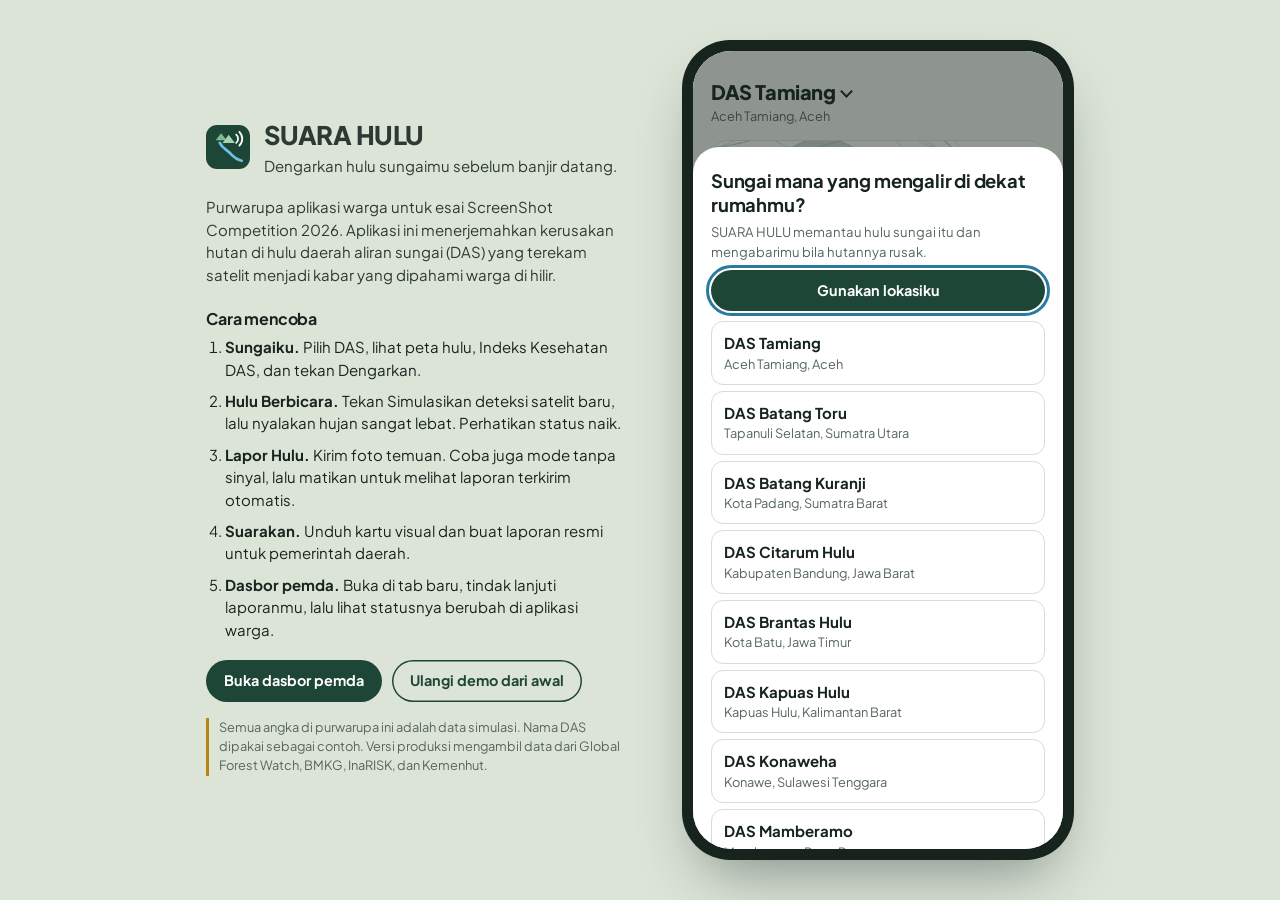
<file: index.html>
<!doctype html>
<html lang="id">
<head>
  <meta charset="utf-8" />
  <meta name="viewport" content="width=device-width, initial-scale=1, viewport-fit=cover" />
  <title>SUARA HULU</title>
  <meta name="description" content="Purwarupa SUARA HULU: aplikasi pemantau kesehatan daerah aliran sungai berbasis satelit dan partisipasi warga." />
  <meta name="theme-color" content="#1E4636" />
  <link rel="manifest" href="manifest.json" />
  <link rel="icon" href="assets/ikon.svg" type="image/svg+xml" />
  <link rel="preconnect" href="https://fonts.googleapis.com" />
  <link rel="preconnect" href="https://fonts.gstatic.com" crossorigin />
  <link href="https://fonts.googleapis.com/css2?family=Plus+Jakarta+Sans:wght@400;500;600;700;800&display=swap" rel="stylesheet" />
  <link rel="stylesheet" href="css/gaya.css" />
</head>
<body>
  <div class="panggung">
    <aside class="panduan" aria-label="Panduan demo">
      <div class="merek">
        <img src="assets/ikon.svg" alt="" width="44" height="44" />
        <div>
          <p class="merek-nama">SUARA HULU</p>
          <p class="merek-tagline">Dengarkan hulu sungaimu sebelum banjir datang.</p>
        </div>
      </div>
      <p>Purwarupa aplikasi warga untuk esai ScreenShot Competition 2026. Aplikasi ini menerjemahkan kerusakan hutan di hulu daerah aliran sungai (DAS) yang terekam satelit menjadi kabar yang dipahami warga di hilir.</p>
      <h2>Cara mencoba</h2>
      <ol class="langkah">
        <li><strong>Sungaiku.</strong> Pilih DAS, lihat peta hulu, Indeks Kesehatan DAS, dan tekan Dengarkan.</li>
        <li><strong>Hulu Berbicara.</strong> Tekan Simulasikan deteksi satelit baru, lalu nyalakan hujan sangat lebat. Perhatikan status naik.</li>
        <li><strong>Lapor Hulu.</strong> Kirim foto temuan. Coba juga mode tanpa sinyal, lalu matikan untuk melihat laporan terkirim otomatis.</li>
        <li><strong>Suarakan.</strong> Unduh kartu visual dan buat laporan resmi untuk pemerintah daerah.</li>
        <li><strong>Dasbor pemda.</strong> Buka di tab baru, tindak lanjuti laporanmu, lalu lihat statusnya berubah di aplikasi warga.</li>
      </ol>
      <div class="panduan-aksi">
        <a class="tombol utama" href="dasbor.html" target="_blank" rel="noopener">Buka dasbor pemda</a>
        <button class="tombol sekunder" id="reset-demo">Ulangi demo dari awal</button>
      </div>
      <p class="catatan-data">Semua angka di purwarupa ini adalah data simulasi. Nama DAS dipakai sebagai contoh. Versi produksi mengambil data dari Global Forest Watch, BMKG, InaRISK, dan Kemenhut.</p>
    </aside>

    <div class="ponsel">
      <div class="layar">
        <header class="bilah-atas">
          <button class="pilih-das" id="ganti-das" aria-label="Ganti DAS">
            <span class="nama" id="nama-das">DAS</span>
            <span class="lokasi" id="lokasi-das"></span>
          </button>
          <span class="sinyal" id="indikator-sinyal" hidden>Tanpa sinyal</span>
        </header>
        <main id="view" class="isi" tabindex="-1"></main>
        <nav class="tabs" aria-label="Menu utama">
          <button data-tab="sungaiku" aria-current="page">
            <svg viewBox="0 0 24 24" aria-hidden="true"><path d="M3 18c3-2 5 2 9 0s6-2 9 0M3 13c3-2 5 2 9 0s6-2 9 0M12 3l4 6H8z"/></svg>
            Sungaiku
          </button>
          <button data-tab="hulu">
            <svg viewBox="0 0 24 24" aria-hidden="true"><path d="M12 9a3 3 0 1 0 0 6 3 3 0 0 0 0-6zM6.3 6.3a8 8 0 0 0 0 11.4M17.7 6.3a8 8 0 0 1 0 11.4M3.5 3.5a12 12 0 0 0 0 17M20.5 3.5a12 12 0 0 1 0 17"/></svg>
            Hulu Berbicara
            <span class="badge" id="badge-notif" hidden>0</span>
          </button>
          <button data-tab="lapor">
            <svg viewBox="0 0 24 24" aria-hidden="true"><path d="M4 8h3l2-3h6l2 3h3v11H4zM12 11a3 3 0 1 0 0 6 3 3 0 0 0 0-6z"/></svg>
            Lapor
          </button>
          <button data-tab="suarakan">
            <svg viewBox="0 0 24 24" aria-hidden="true"><path d="M4 10v4h4l6 5V5L8 10zM17 9a4 4 0 0 1 0 6"/></svg>
            Suarakan
          </button>
        </nav>
        <div id="toast" class="toast-wadah" aria-live="polite"></div>
        <div id="sheet" class="sheet"></div>
      </div>
    </div>
  </div>

  <script src="js/data.js"></script>
  <script src="js/core.js"></script>
  <script src="js/peta.js"></script>
  <script src="js/app.js"></script>
</body>
</html>
</file>
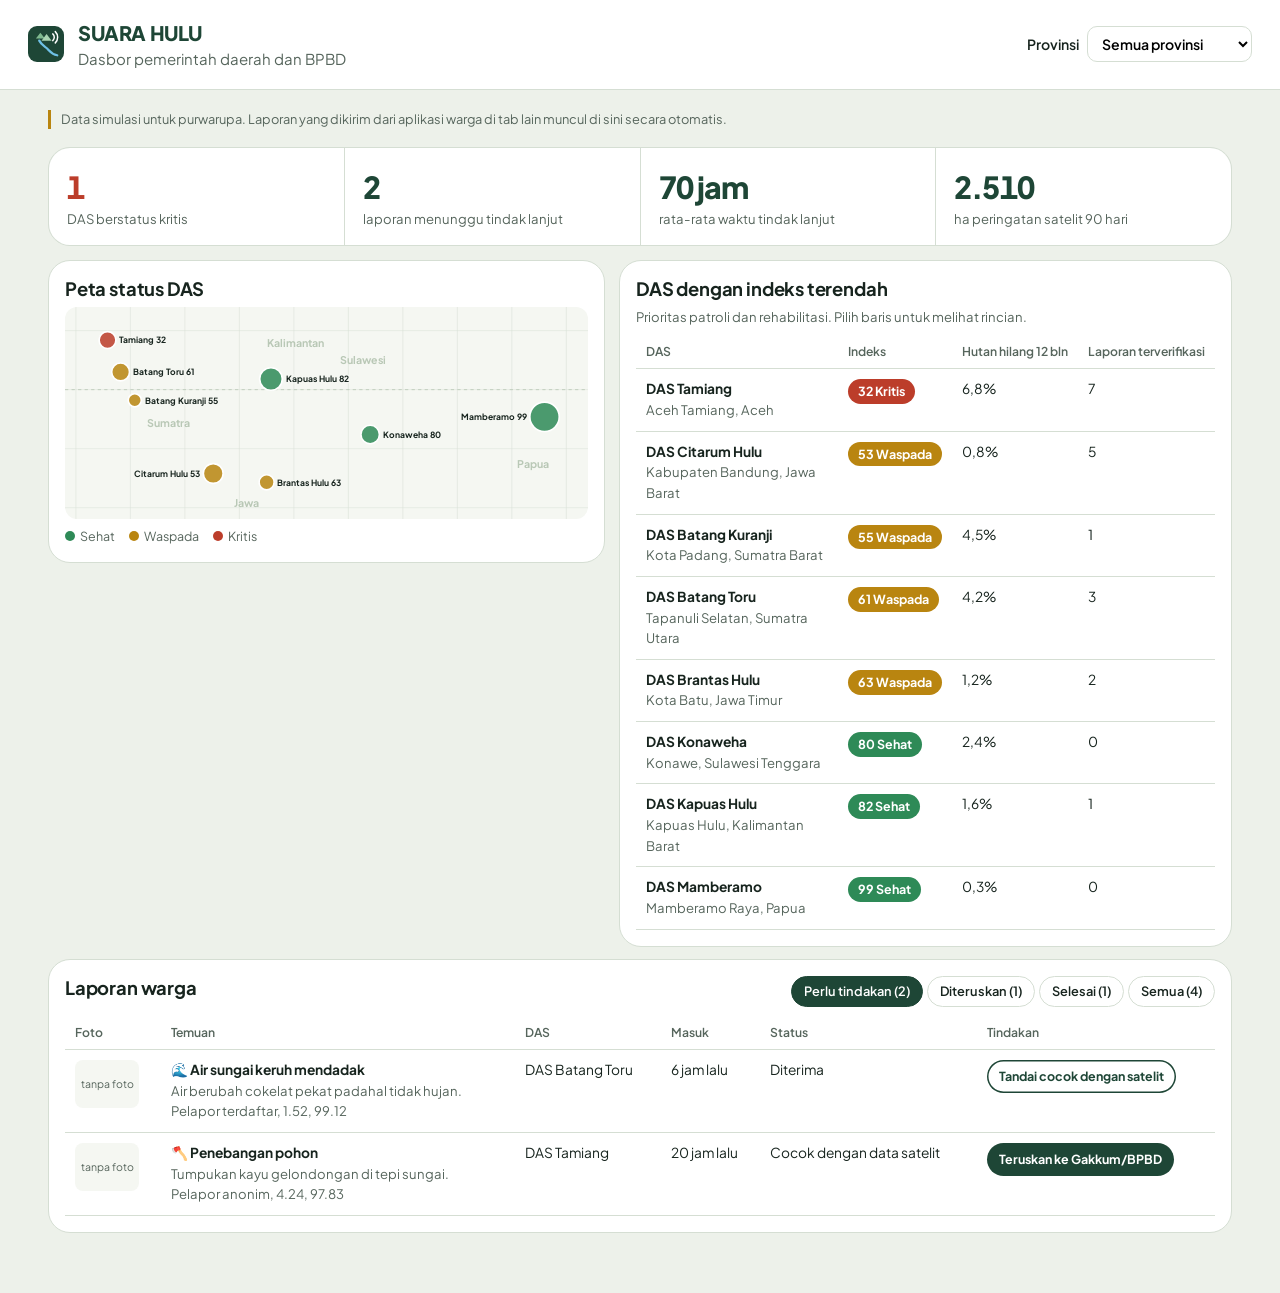
<file: dasbor.html>
<!doctype html>
<html lang="id">
<head>
  <meta charset="utf-8" />
  <meta name="viewport" content="width=device-width, initial-scale=1" />
  <title>Dasbor SUARA HULU</title>
  <meta name="description" content="Dasbor pemerintah daerah dan BPBD untuk memantau kesehatan DAS dan menindaklanjuti laporan warga." />
  <link rel="icon" href="assets/ikon.svg" type="image/svg+xml" />
  <link rel="preconnect" href="https://fonts.googleapis.com" />
  <link rel="preconnect" href="https://fonts.gstatic.com" crossorigin />
  <link href="https://fonts.googleapis.com/css2?family=Plus+Jakarta+Sans:wght@400;500;600;700;800&display=swap" rel="stylesheet" />
  <link rel="stylesheet" href="css/gaya.css" />
  <link rel="stylesheet" href="css/dasbor.css" />
</head>
<body class="dasbor">
  <header class="d-kepala">
    <div class="merek">
      <img src="assets/ikon.svg" alt="" width="36" height="36" />
      <div>
        <p class="merek-nama">SUARA HULU</p>
        <p class="merek-tagline">Dasbor pemerintah daerah dan BPBD</p>
      </div>
    </div>
    <label class="d-filter">Provinsi
      <select id="filter-provinsi"><option value="">Semua provinsi</option></select>
    </label>
  </header>

  <main class="d-isi">
    <p class="catatan-data">Data simulasi untuk purwarupa. Laporan yang dikirim dari aplikasi warga di tab lain muncul di sini secara otomatis.</p>

    <section class="d-ringkas" aria-label="Ringkasan" id="ringkas"></section>

    <div class="d-grid">
      <section class="kartu d-peta">
        <h2>Peta status DAS</h2>
        <div id="peta-nasional"></div>
      </section>
      <section class="kartu d-peringkat">
        <h2>DAS dengan indeks terendah</h2>
        <p class="kecil">Prioritas patroli dan rehabilitasi. Pilih baris untuk melihat rincian.</p>
        <div class="tabel-gulir"><table id="tabel-das"></table></div>
      </section>
    </div>

    <section class="kartu">
      <div class="d-judul-baris">
        <h2>Laporan warga</h2>
        <div class="d-tab-status" role="tablist" id="tab-status"></div>
      </div>
      <div class="tabel-gulir"><table id="tabel-laporan" class="tabel-laporan"></table></div>
    </section>
  </main>

  <div id="d-panel" class="d-panel" hidden></div>

  <script src="js/data.js"></script>
  <script src="js/core.js"></script>
  <script src="js/dasbor.js"></script>
</body>
</html>
</file>
<file: css/gaya.css>
/* SUARA HULU: gaya aplikasi warga */
:root {
  --hutan: #1E4636;
  --hutan-muda: #2F6A50;
  --lumut: #EDF1EA;
  --kertas: #FFFFFF;
  --tinta: #17241E;
  --abu: #56655C;
  --garis: #D5DED3;
  --sungai: #2A7AA0;
  --kontur: #B9C8B6;
  --peta-dasar: #F5F7F2;
  --hijau: #2E8A57;
  --kuning: #B98510;
  --merah: #BC3D2A;
  --huruf: 'Plus Jakarta Sans', system-ui, -apple-system, 'Segoe UI', Roboto, sans-serif;
  --r-besar: 22px;
  --r-kecil: 12px;
}

* { box-sizing: border-box; }
html, body { margin: 0; }
body {
  font-family: var(--huruf);
  color: var(--tinta);
  background: #DCE4D8;
  -webkit-font-smoothing: antialiased;
  font-size: 15px;
  line-height: 1.5;
}
button, input, textarea { font: inherit; color: inherit; }
:focus-visible { outline: 3px solid var(--sungai); outline-offset: 2px; }
h2 { font-size: 1.15rem; line-height: 1.3; margin: 0 0 .35rem; letter-spacing: -.01em; }
h3 { font-size: .95rem; margin: 0 0 .5rem; }
p { margin: 0 0 .5rem; }
.kecil { font-size: .82rem; color: var(--abu); }

/* ---------- panggung demo ---------- */
.panggung {
  min-height: 100vh;
  display: grid;
  grid-template-columns: minmax(280px, 420px) auto;
  gap: 56px;
  justify-content: center;
  align-items: center;
  padding: 32px 24px;
}
.panduan { max-width: 420px; }
.panduan p { color: #2C3A33; }
.panduan h2 { margin-top: 1.4rem; font-size: 1rem; }
.merek { display: flex; gap: 14px; align-items: center; margin-bottom: 1.2rem; }
.merek-nama { font-weight: 800; font-size: 1.6rem; letter-spacing: -.02em; margin: 0; color: var(--hutan); }
.merek-tagline { margin: 0; color: var(--abu); }
.langkah { padding-left: 1.2rem; margin: .4rem 0 1.2rem; }
.langkah li { margin-bottom: .55rem; }
.panduan-aksi { display: flex; gap: 10px; flex-wrap: wrap; margin-bottom: 1rem; }
.catatan-data { font-size: .8rem; color: var(--abu) !important; border-left: 3px solid var(--kuning); padding-left: 10px; }

/* ---------- bingkai ponsel ---------- */
.ponsel {
  width: 392px;
  height: min(820px, calc(100vh - 48px));
  min-height: 640px;
  border-radius: 48px;
  padding: 11px;
  background: var(--tinta);
  box-shadow: 0 30px 60px -20px rgba(23, 36, 30, .45);
}
.layar {
  position: relative;
  height: 100%;
  border-radius: 38px;
  overflow: hidden;
  background: var(--lumut);
  display: flex;
  flex-direction: column;
}

.bilah-atas {
  display: flex;
  align-items: center;
  justify-content: space-between;
  padding: 26px 18px 10px;
  background: var(--lumut);
}
.pilih-das {
  border: 0; background: none; padding: 0; text-align: left; cursor: pointer;
  display: flex; flex-direction: column;
}
.pilih-das .nama { font-weight: 800; font-size: 1.25rem; letter-spacing: -.02em; }
.pilih-das .nama::after { content: ''; display: inline-block; margin-left: 6px; width: 7px; height: 7px; border-right: 2px solid currentColor; border-bottom: 2px solid currentColor; transform: translateY(-4px) rotate(45deg); }
.pilih-das .lokasi { font-size: .8rem; color: var(--abu); }
.sinyal { font-size: .72rem; font-weight: 600; background: var(--tinta); color: #fff; padding: 4px 10px; border-radius: 99px; }

.isi { flex: 1; overflow-y: auto; padding: 4px 14px 18px; scroll-behavior: smooth; }
.isi:focus { outline: none; }

/* ---------- komponen ---------- */
.kartu {
  background: var(--kertas);
  border-radius: var(--r-besar);
  padding: 16px;
  margin-bottom: 12px;
  border: 1px solid var(--garis);
}
.peta-kartu { padding: 0; overflow: hidden; }
.peta { display: block; width: 100%; height: auto; }
.peta-label { font-size: 11px; font-weight: 700; fill: var(--tinta); paint-order: stroke; stroke: var(--peta-dasar); stroke-width: 3px; }
.peta-legenda { font-size: 9.5px; fill: var(--abu); }
.suara circle { transform-origin: center; animation: gema 2.6s ease-out infinite; opacity: 0; }
.suara circle:nth-child(2) { animation-delay: .85s; }
.suara circle:nth-child(3) { animation-delay: 1.7s; }
@keyframes gema { 0% { transform: scale(.6); opacity: .9; } 100% { transform: scale(4.2); opacity: 0; } }

.status { border-width: 2px; }
.status-hijau { border-color: var(--hijau); }
.status-kuning { border-color: var(--kuning); }
.status-merah { border-color: var(--merah); }
.status-baris { display: flex; gap: 14px; align-items: center; margin-bottom: 8px; }
.skor { display: flex; align-items: baseline; }
.skor .angka { font-size: 3.1rem; font-weight: 800; letter-spacing: -.04em; line-height: 1; font-variant-numeric: tabular-nums; }
.skor .dari { font-size: .9rem; color: var(--abu); margin-left: 2px; }
.status-label { font-weight: 700; font-size: 1.15rem; margin: 0; display: flex; align-items: center; gap: 7px; }
.titik { width: 12px; height: 12px; border-radius: 50%; display: inline-block; }
.status-hijau .titik, .status-hijau .angka { background: none; color: var(--hijau); }
.status-hijau .titik { background: var(--hijau); }
.status-kuning .angka { color: var(--kuning); }
.status-kuning .titik { background: var(--kuning); }
.status-merah .angka { color: var(--merah); }
.status-merah .titik { background: var(--merah); }
.status-sub { margin: 0; font-size: .8rem; color: var(--abu); }
.status-kalimat { font-size: .92rem; }
.status-naik { font-size: .82rem; background: #FBEDE9; color: #7E2718; padding: 8px 10px; border-radius: var(--r-kecil); }
.aksi-baris { display: flex; gap: 8px; flex-wrap: wrap; margin-top: 10px; }

.tren { width: 100%; height: auto; display: block; }
.tren-sumbu { font-size: 9.5px; fill: var(--abu); }
.tren-nilai { font-size: 12px; font-weight: 800; fill: var(--hutan); }

details summary { cursor: pointer; font-weight: 700; font-size: .95rem; }
.komponen { list-style: none; padding: 0; margin: 12px 0 4px; }
.komponen li { margin-bottom: 12px; }
.komp-atas, .komp-bawah { display: flex; justify-content: space-between; gap: 8px; }
.komp-atas { font-size: .85rem; font-weight: 600; }
.komp-nilai { color: var(--abu); font-weight: 500; text-align: right; }
.komp-bawah { font-size: .72rem; color: var(--abu); }
.bar { height: 6px; background: var(--lumut); border-radius: 99px; overflow: hidden; margin: 4px 0 3px; }
.bar span { display: block; height: 100%; background: var(--hutan-muda); border-radius: 99px; }

/* tombol */
.tombol {
  border: 0; cursor: pointer; border-radius: 99px; padding: 10px 18px; font-weight: 700; font-size: .9rem;
  text-decoration: none; display: inline-flex; justify-content: center; align-items: center; transition: transform .1s;
}
.tombol:active { transform: scale(.97); }
.tombol.utama { background: var(--hutan); color: #fff; }
.tombol.sekunder { background: transparent; color: var(--hutan); box-shadow: inset 0 0 0 1.5px var(--hutan); }
.tombol.teks { background: none; color: var(--sungai); padding-left: 6px; padding-right: 6px; }
.tombol.lebar { width: 100%; }

/* hulu berbicara */
.cuaca { display: flex; flex-direction: column; background: #E7F1F6; border-radius: var(--r-kecil); padding: 10px 12px; margin-top: 8px; }
.cuaca-angka { font-size: 1.6rem; font-weight: 800; color: var(--sungai); }
.simulasi { background: transparent; border-style: dashed; }
.notif { background: var(--kertas); border-radius: var(--r-kecil); padding: 12px 14px; margin-bottom: 8px; border-left: 5px solid var(--garis); }
.notif-hijau { border-left-color: var(--hijau); }
.notif-kuning { border-left-color: var(--kuning); }
.notif-merah { border-left-color: var(--merah); }
.notif-kepala { display: flex; justify-content: space-between; gap: 8px; font-size: .9rem; }
.notif-kepala time { font-size: .72rem; color: var(--abu); white-space: nowrap; }
.notif p { font-size: .85rem; margin: 4px 0 0; }
.kosong { font-size: .85rem; color: var(--abu); padding: 8px 2px; }
.penafian { font-size: .78rem; color: var(--abu); text-align: center; padding: 4px 8px; }

/* sakelar */
.sakelar { display: flex; align-items: center; gap: 10px; font-size: .88rem; font-weight: 600; cursor: pointer; margin: 10px 0 4px; }
.sakelar input { position: absolute; opacity: 0; width: 1px; height: 1px; }
.sakelar span { width: 40px; height: 24px; border-radius: 99px; background: var(--garis); position: relative; flex: none; transition: background .2s; }
.sakelar span::after { content: ''; position: absolute; top: 3px; left: 3px; width: 18px; height: 18px; border-radius: 50%; background: #fff; transition: transform .2s; box-shadow: 0 1px 2px rgba(0,0,0,.2); }
.sakelar input:checked + span { background: var(--hutan); }
.sakelar input:checked + span::after { transform: translateX(16px); }
.sakelar input:focus-visible + span { outline: 3px solid var(--sungai); outline-offset: 2px; }

/* lapor */
fieldset { border: 0; padding: 0; margin: 0 0 14px; }
legend { font-weight: 700; font-size: .88rem; margin-bottom: 6px; padding: 0; }
.ambil-foto {
  display: flex; align-items: center; justify-content: center; min-height: 120px; border-radius: var(--r-kecil);
  border: 2px dashed var(--kontur); background: var(--peta-dasar); cursor: pointer; overflow: hidden; position: relative;
  color: var(--hutan); font-weight: 600;
}
.ambil-foto input { position: absolute; inset: 0; opacity: 0; cursor: pointer; }
.ambil-foto img { width: 100%; max-height: 200px; object-fit: cover; display: block; }
.ambil-foto:focus-within { outline: 3px solid var(--sungai); outline-offset: 2px; }
.chip-grup { display: flex; flex-wrap: wrap; gap: 6px; }
.chip { border: 1.5px solid var(--garis); background: var(--kertas); border-radius: 99px; padding: 6px 12px; font-size: .82rem; cursor: pointer; display: inline-flex; gap: 6px; }
.chip.aktif { border-color: var(--hutan); background: var(--hutan); color: #fff; }
textarea { width: 100%; border: 1.5px solid var(--garis); border-radius: var(--r-kecil); padding: 8px 10px; resize: vertical; }
.lokasi-teks { font-variant-numeric: tabular-nums; font-size: .88rem; }
.galat { color: var(--merah); font-size: .85rem; font-weight: 600; min-height: 1px; }
.riwayat { list-style: none; padding: 0; margin: 0; }
.riwayat > li { padding: 10px 0; border-top: 1px solid var(--garis); }
.riwayat-kepala { display: flex; justify-content: space-between; font-size: .88rem; font-weight: 600; }
.riwayat-kepala time { font-weight: 400; font-size: .75rem; color: var(--abu); }
.tahap { list-style: none; padding: 0; margin: 8px 0 0; display: grid; grid-template-columns: repeat(4, 1fr); gap: 4px; }
.tahap li { font-size: .66rem; line-height: 1.25; color: var(--abu); border-top: 4px solid var(--garis); padding-top: 5px; }
.tahap li.selesai { color: var(--tinta); border-top-color: var(--hijau); font-weight: 600; }
.antre { font-size: .8rem; font-weight: 600; color: var(--kuning); margin: 6px 0 0; }

/* suarakan */
.kartu-visual { width: 100%; height: auto; aspect-ratio: 1; border-radius: var(--r-kecil); display: block; margin: 10px 0 4px; background: var(--hutan); }

/* navigasi bawah */
.tabs {
  display: grid; grid-template-columns: repeat(4, 1fr); background: var(--kertas); border-top: 1px solid var(--garis);
  padding: 6px 4px 16px;
}
.tabs button {
  border: 0; background: none; cursor: pointer; display: flex; flex-direction: column; align-items: center; gap: 2px;
  font-size: .68rem; font-weight: 600; color: var(--abu); padding: 6px 2px; position: relative; border-radius: 12px;
}
.tabs svg { width: 24px; height: 24px; fill: none; stroke: currentColor; stroke-width: 1.8; stroke-linecap: round; stroke-linejoin: round; }
.tabs button[aria-current="page"] { color: var(--hutan); }
.tabs button[aria-current="page"] svg { stroke-width: 2.3; }
.badge[hidden] { display: none; }
.badge { position: absolute; top: 2px; right: 22%; background: var(--merah); color: #fff; border-radius: 99px; font-size: .62rem; min-width: 17px; height: 17px; display: grid; place-items: center; padding: 0 4px; }

/* toast notifikasi */
.toast-wadah { position: absolute; top: 10px; left: 10px; right: 10px; z-index: 30; transform: translateY(-140%); transition: transform .35s cubic-bezier(.2,.9,.3,1.2); pointer-events: none; }
.toast-wadah.tampil { transform: translateY(0); }
.toast { background: rgba(255,255,255,.97); border-radius: 18px; padding: 10px 14px; box-shadow: 0 12px 30px -8px rgba(0,0,0,.35); border-left: 5px solid var(--hutan); }
.toast.kuning { border-left-color: var(--kuning); }
.toast.merah { border-left-color: var(--merah); }
.toast.hijau { border-left-color: var(--hijau); }
.toast-app { font-size: .68rem; color: var(--abu); display: flex; align-items: center; gap: 6px; margin-bottom: 2px; }
.logo-kecil { width: 14px; height: 14px; border-radius: 4px; background: var(--hutan); display: inline-block; }
.toast strong { font-size: .88rem; }
.toast p { font-size: .8rem; margin: 2px 0 0; }

/* sheet */
.sheet { position: absolute; inset: 0; z-index: 20; display: none; }
.sheet.tampil { display: block; }
.sheet-latar { position: absolute; inset: 0; background: rgba(23,36,30,.45); }
.sheet-isi {
  position: absolute; left: 0; right: 0; bottom: 0; max-height: 88%; overflow-y: auto; background: var(--kertas);
  border-radius: 26px 26px 0 0; padding: 22px 18px 26px; animation: naik .3s ease-out;
}
.sheet-isi > .tombol:last-child { margin-top: 12px; }
@keyframes naik { from { transform: translateY(40px); opacity: 0; } to { transform: none; opacity: 1; } }
.daftar-das { display: flex; flex-direction: column; gap: 6px; margin-top: 10px; }
.pilihan-das { text-align: left; border: 1.5px solid var(--garis); background: var(--kertas); border-radius: var(--r-kecil); padding: 10px 12px; cursor: pointer; display: flex; flex-direction: column; }
.pilihan-das span { font-size: .8rem; color: var(--abu); }
.pilihan-das:hover { border-color: var(--hutan); }

@media (prefers-reduced-motion: reduce) {
  .suara circle { animation: none; opacity: .5; }
  .toast-wadah, .sheet-isi { transition: none; animation: none; }
}

/* ---------- layar kecil: aplikasi penuh, panduan di bawah ---------- */
@media (max-width: 900px) {
  body { background: var(--lumut); }
  .panggung { display: flex; flex-direction: column-reverse; padding: 0; gap: 0; }
  .ponsel { width: 100%; height: 100dvh; min-height: 0; border-radius: 0; padding: 0; box-shadow: none; background: none; }
  .layar { border-radius: 0; }
  .bilah-atas { padding-top: max(16px, env(safe-area-inset-top)); }
  .panduan { padding: 28px 16px 40px; max-width: none; background: var(--kertas); }
}
</file>
<file: css/dasbor.css>
/* SUARA HULU: gaya dasbor pemda */
body.dasbor { background: var(--lumut); }
.d-kepala {
  display: flex; justify-content: space-between; align-items: center; gap: 16px; flex-wrap: wrap;
  padding: 18px 28px; background: var(--kertas); border-bottom: 1px solid var(--garis);
}
.d-kepala .merek { margin: 0; }
.d-kepala .merek-nama { font-size: 1.25rem; }
.d-filter { display: flex; align-items: center; gap: 8px; font-size: .88rem; font-weight: 600; }
.d-filter select { font: inherit; padding: 7px 10px; border-radius: 10px; border: 1.5px solid var(--garis); background: var(--kertas); }
.d-isi { max-width: 1240px; margin: 0 auto; padding: 20px 28px 48px; }
.d-isi .catatan-data { margin-bottom: 18px; }

.d-ringkas { display: grid; grid-template-columns: repeat(4, 1fr); gap: 1px; background: var(--garis); border: 1px solid var(--garis); border-radius: var(--r-besar); overflow: hidden; margin-bottom: 14px; }
.d-ringkas > div { background: var(--kertas); padding: 16px 18px; display: flex; flex-direction: column; }
.d-angka { font-size: 1.9rem; font-weight: 800; letter-spacing: -.03em; font-variant-numeric: tabular-nums; color: var(--hutan); }
.d-ringkas span:last-child { font-size: .82rem; color: var(--abu); }
.merah-teks { color: var(--merah); }

.d-grid { display: grid; grid-template-columns: 1fr 1.1fr; gap: 14px; align-items: start; }
.kol-das { min-width: 190px; }
.peta-nas { width: 100%; height: auto; display: block; background: var(--peta-dasar); border-radius: var(--r-kecil); }
.peta-pulau { font-size: 13px; font-weight: 700; fill: var(--kontur); }
.peta-das { font-size: 10.5px; font-weight: 700; fill: var(--tinta); paint-order: stroke; stroke: var(--peta-dasar); stroke-width: 3px; }
.titik-das { cursor: pointer; }
.titik-das:focus { outline: none; }
.titik-das:focus circle, .titik-das:hover circle { stroke: var(--tinta); }
.legenda { display: flex; gap: 14px; font-size: .78rem; color: var(--abu); margin-top: 8px; }
.legenda i { display: inline-block; width: 10px; height: 10px; border-radius: 50%; margin-right: 5px; }

.tabel-gulir { overflow-x: auto; }
table { width: 100%; border-collapse: collapse; font-size: .86rem; }
th { text-align: left; font-size: .76rem; color: var(--abu); font-weight: 600; padding: 8px 10px; border-bottom: 1.5px solid var(--garis); white-space: nowrap; }
td { padding: 10px; border-bottom: 1px solid var(--garis); vertical-align: top; }
#tabel-das tbody tr { cursor: pointer; }
#tabel-das tbody tr:hover, #tabel-das tbody tr:focus { background: var(--peta-dasar); outline: none; }
.pil { display: inline-block; padding: 3px 10px; border-radius: 99px; font-weight: 700; font-size: .78rem; color: #fff; white-space: nowrap; }
.pil-hijau { background: var(--hijau); }
.pil-kuning { background: var(--kuning); }
.pil-merah { background: var(--merah); }

.d-judul-baris { display: flex; justify-content: space-between; align-items: center; gap: 12px; flex-wrap: wrap; margin-bottom: 8px; }
.d-tab-status { display: flex; gap: 4px; flex-wrap: wrap; }
.d-tab-status button { border: 1.5px solid var(--garis); background: var(--kertas); border-radius: 99px; padding: 5px 12px; font-size: .8rem; font-weight: 600; cursor: pointer; }
.d-tab-status button[aria-selected="true"] { background: var(--hutan); border-color: var(--hutan); color: #fff; }
.foto-mini { width: 64px; height: 48px; object-fit: cover; border-radius: 8px; display: block; }
.foto-kosong { display: grid; place-items: center; width: 64px; height: 48px; border-radius: 8px; background: var(--peta-dasar); font-size: .66rem; color: var(--abu); text-align: center; }
.kecil-t { padding: 7px 12px; font-size: .78rem; white-space: nowrap; }

.d-panel { position: fixed; inset: 0; z-index: 50; }
.d-panel-latar { position: absolute; inset: 0; background: rgba(23,36,30,.4); }
.d-panel-isi { position: absolute; right: 0; top: 0; bottom: 0; width: min(420px, 100%); background: var(--kertas); padding: 26px 22px; overflow-y: auto; animation: geser .25s ease-out; }
@keyframes geser { from { transform: translateX(30px); opacity: 0; } to { transform: none; opacity: 1; } }
.rekom { padding-left: 1.1rem; font-size: .88rem; }
.rekom li { margin-bottom: 6px; }

@media (max-width: 900px) {
  .d-grid { grid-template-columns: 1fr; }
  .d-ringkas { grid-template-columns: repeat(2, 1fr); }
  .d-isi, .d-kepala { padding-left: 16px; padding-right: 16px; }
}
@media (prefers-reduced-motion: reduce) { .d-panel-isi { animation: none; } }
</file>
